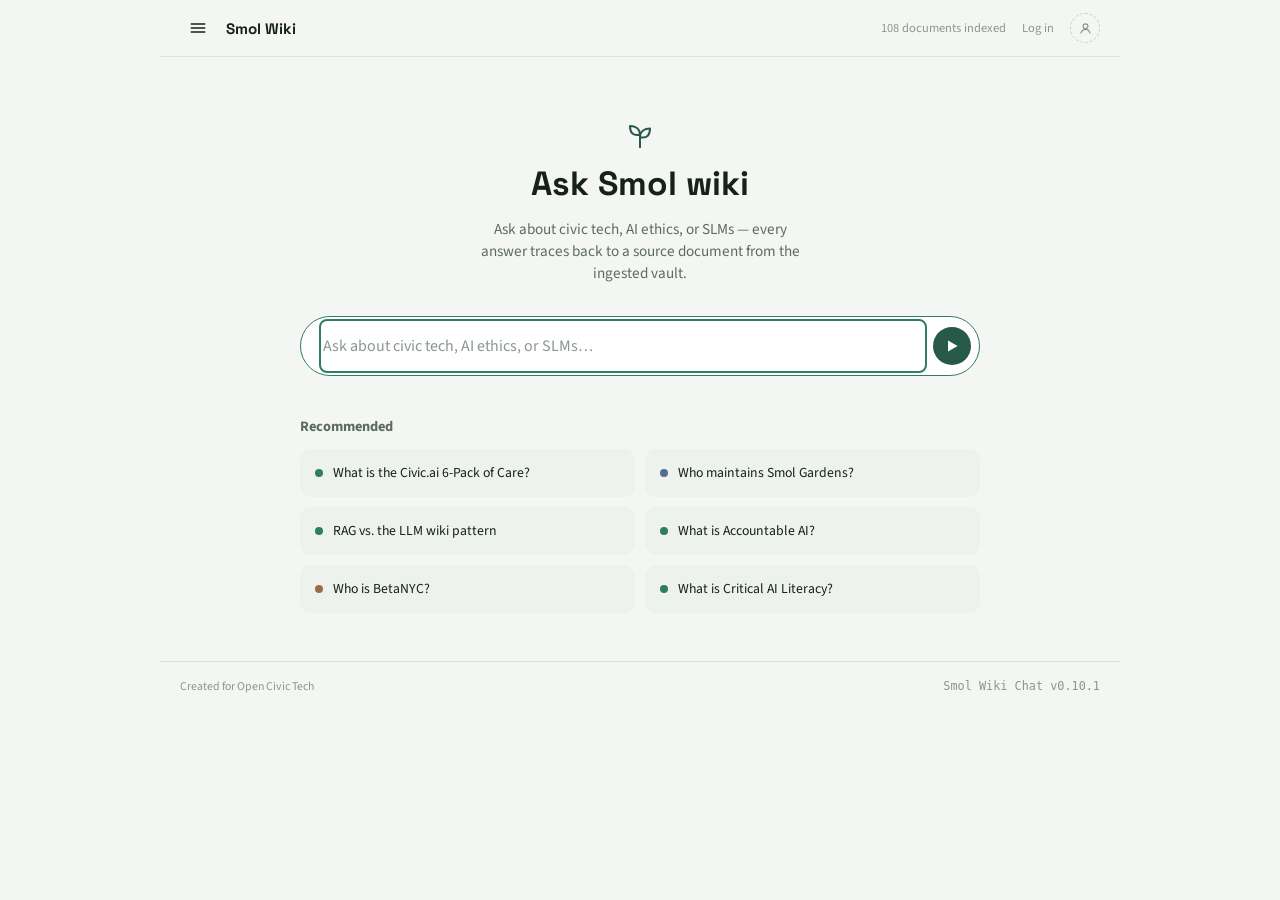
<file: index.html>
<!DOCTYPE html>
<!-- ============================================================
     Smol Wiki — Search / Retrieve / View Article (MVP1)
     Files: index.html + research.css + research.js + data/wiki-index.js
     Ingest is explicitly out of scope for MVP1. See spec/PHASE1_PLAN.md.
     ============================================================ -->
<html lang="en">
<head>
    <meta charset="UTF-8">
    <meta name="viewport" content="width=device-width, initial-scale=1.0">
    <title>Smol Wiki</title>
    <link rel="preconnect" href="https://fonts.googleapis.com">
    <link rel="preconnect" href="https://fonts.gstatic.com" crossorigin>
    <link href="https://fonts.googleapis.com/css2?family=Source+Sans+3:ital,wght@0,400;0,600;0,700;1,400&family=Space+Grotesk:wght@700&display=swap" rel="stylesheet">
    <link rel="stylesheet" href="research.css">
</head>
<body>
    <div id="research-app" data-screen="search">
        <div class="rw-shell">
            <header class="rw-topbar">
                <div class="rw-topbar-left">
                    <button class="rw-icon-btn" id="rw-menu-btn" aria-label="Menu" title="Menu" type="button">
                        <svg width="18" height="18" viewBox="0 0 20 20" fill="none" stroke="currentColor" stroke-width="1.6" stroke-linecap="round"><line x1="2.5" y1="5.5" x2="17.5" y2="5.5"/><line x1="2.5" y1="10" x2="17.5" y2="10"/><line x1="2.5" y1="14.5" x2="17.5" y2="14.5"/></svg>
                    </button>
                    <div class="rw-menu-dropdown" id="rw-menu-dropdown">
                        <button type="button" class="rw-menu-item" data-menu-action="home">Ask Wiki</button>
                        <button type="button" class="rw-menu-item" data-menu-action="topics">Search Topics</button>
                        <button type="button" class="rw-menu-item" data-menu-action="graph">Graph View</button>
                        <button type="button" class="rw-menu-item" data-menu-action="ingest-log">Ingest Log</button>
                        <div class="rw-menu-divider"></div>
                        <button type="button" class="rw-menu-item" data-menu-action="login" title="Sign in — coming soon">Log in</button>
                    </div>
                    <span class="rw-wordmark">Smol Wiki</span>
                </div>
                <div class="rw-topbar-right">
                    <span class="rw-doc-count" id="rw-doc-count"></span>
                    <button class="rw-topbar-link" id="rw-login-btn" type="button" title="Sign in — coming soon">Log in</button>
                    <button class="rw-avatar" id="rw-avatar" type="button" aria-label="Account — coming soon" title="Account — coming soon">
                        <svg width="15" height="15" viewBox="0 0 20 20" fill="none" stroke="currentColor" stroke-width="1.6" stroke-linecap="round" stroke-linejoin="round"><circle cx="10" cy="7" r="3.2"/><path d="M4 16.2c1-3.2 3.8-5 6-5s5 1.8 6 5"/></svg>
                    </button>
                </div>
            </header>

            <main>
                <!-- ===== topics (browse by tag) screen ===== -->
                <section class="rw-screen rw-screen-topics">
                    <div class="rw-article-subbar">
                        <button class="rw-back" id="rw-topics-back" type="button">
                            <svg width="16" height="16" viewBox="0 0 20 20" fill="none" stroke="currentColor" stroke-width="1.8" stroke-linecap="round" stroke-linejoin="round"><path d="M12.5 4.5L6 10l6.5 5.5"/></svg>
                            Back
                        </button>
                    </div>

                    <div class="rw-topics-col">
                        <div class="rw-topics-search">
                            <svg width="16" height="16" viewBox="0 0 20 20" fill="none" stroke="currentColor" stroke-width="1.8" stroke-linecap="round" stroke-linejoin="round"><circle cx="9" cy="9" r="6"/><line x1="13.5" y1="13.5" x2="17" y2="17"/></svg>
                            <input id="rw-topics-search-input" type="text" placeholder="Search topics, tags, or keywords…" />
                        </div>

                        <div class="rw-topic-pills" id="rw-topic-pills"></div>

                        <div class="rw-topic-grid" id="rw-topic-grid"></div>
                    </div>
                </section>

                <!-- ===== ingest log screen ===== -->
                <section class="rw-screen rw-screen-ingest-log">
                    <div class="rw-article-subbar">
                        <button class="rw-back" id="rw-ingest-log-back" type="button">
                            <svg width="16" height="16" viewBox="0 0 20 20" fill="none" stroke="currentColor" stroke-width="1.8" stroke-linecap="round" stroke-linejoin="round"><path d="M12.5 4.5L6 10l6.5 5.5"/></svg>
                            Back
                        </button>
                    </div>

                    <div class="rw-log-col">
                        <h2 class="rw-log-title">Ingest Log</h2>
                        <p class="rw-log-summary" id="rw-log-summary"></p>
                        <div class="rw-log-list" id="rw-log-list"></div>
                    </div>
                </section>

                <!-- ===== search screen ===== -->
                <section class="rw-screen rw-screen-search">
                    <div class="rw-hero">
                        <svg class="rw-hero-icon" width="30" height="30" viewBox="0 0 24 24" fill="none" stroke="currentColor" stroke-width="1.6" stroke-linecap="round" stroke-linejoin="round">
                            <path d="M12 21V11"/>
                            <path d="M12 11C12 6 8 4 4 4c0 5 2 8 8 7Z"/>
                            <path d="M12 13c0-5 4-7 8-7 0 5-2 8-8 7Z"/>
                        </svg>
                        <h1>Ask Smol wiki</h1>
                        <p>Ask about civic tech, AI ethics, or SLMs — every answer traces back to a source document from the ingested vault.</p>
                    </div>

                    <div class="rw-search-wrap">
                        <div class="rw-search-pill">
                            <input id="rw-input" type="text" placeholder="Ask about civic tech, AI ethics, or SLMs…" autocomplete="off" />
                            <button class="rw-clear-input" id="rw-clear-input" aria-label="Clear" type="button" style="display:none">
                                <svg width="14" height="14" viewBox="0 0 20 20" fill="none" stroke="currentColor" stroke-width="1.8" stroke-linecap="round" stroke-linejoin="round"><path d="M5 5l10 10M15 5L5 15"/></svg>
                            </button>
                            <button class="rw-send" id="rw-send" aria-label="Ask" type="button">
                                <svg width="16" height="16" viewBox="0 0 20 20" fill="currentColor"><path d="M5 3l12 7-12 7V3Z"/></svg>
                            </button>
                        </div>
                        <div class="rw-autocomplete" id="rw-autocomplete" style="display:none"></div>
                    </div>
                    <p class="rw-hint" id="rw-hint"></p>

                    <div class="rw-section">
                        <div class="rw-section-label">Recommended</div>
                        <div class="rw-chip-grid" id="rw-try-chips"></div>
                    </div>

                    <div class="rw-section" id="rw-recent-section" style="display:none">
                        <div class="rw-section-label">Recent</div>
                        <div class="rw-chip-grid" id="rw-recent-chips"></div>
                    </div>
                </section>

                <!-- ===== ask (conversational) screen ===== -->
                <section class="rw-screen rw-screen-ask">
                    <div class="rw-article-subbar">
                        <button class="rw-back" id="rw-ask-back" type="button">
                            <svg width="16" height="16" viewBox="0 0 20 20" fill="none" stroke="currentColor" stroke-width="1.8" stroke-linecap="round" stroke-linejoin="round"><path d="M12.5 4.5L6 10l6.5 5.5"/></svg>
                            Back
                        </button>
                        <button class="rw-new-question" id="rw-new-question" type="button">New question</button>
                    </div>

                    <div class="rw-ask-layout rw-split-layout" id="rw-ask-layout">
                        <div class="rw-ask-col">
                            <div class="rw-q-bubble-row">
                                <div class="rw-q-bubble" id="rw-ask-question"></div>
                            </div>

                            <button type="button" class="rw-sources-chip" id="rw-ask-sources"></button>

                            <div class="rw-body" id="rw-ask-body"></div>

                            <button type="button" class="rw-continue-reading" id="rw-ask-continue"></button>
                            <div class="rw-suggestion-row" id="rw-ask-followup-topics"></div>

                            <div class="rw-followup">
                                <input id="rw-followup-input" type="text" placeholder="Ask a follow-up…" />
                                <button class="rw-send" id="rw-followup-send" aria-label="Ask follow-up" type="button">
                                    <svg width="16" height="16" viewBox="0 0 20 20" fill="currentColor"><path d="M5 3l12 7-12 7V3Z"/></svg>
                                </button>
                            </div>
                        </div>

                        <div class="rw-pane-backdrop" id="rw-ask-pane-backdrop"></div>
                        <aside class="rw-preview-wrap">
                            <div class="rw-preview" id="rw-ask-preview"></div>
                        </aside>
                    </div>
                </section>

                <!-- ===== related articles screen ===== -->
                <section class="rw-screen rw-screen-results">
                    <div class="rw-results-col">
                        <div class="rw-results-head">
                            <h2 id="rw-results-query"></h2>
                            <button class="rw-new-search" id="rw-related-back" type="button">← Back</button>
                        </div>
                        <p class="rw-results-count" id="rw-results-count"></p>
                        <div id="rw-results-list"></div>
                    </div>
                </section>

                <!-- ===== article screen ===== -->
                <section class="rw-screen rw-screen-article">
                    <div class="rw-article-subbar">
                        <button class="rw-back" id="rw-back" type="button">
                            <svg width="16" height="16" viewBox="0 0 20 20" fill="none" stroke="currentColor" stroke-width="1.8" stroke-linecap="round" stroke-linejoin="round"><path d="M12.5 4.5L6 10l6.5 5.5"/></svg>
                            Back
                        </button>
                    </div>

                    <div class="rw-article-layout rw-split-layout" id="rw-article-layout">
                        <div class="rw-article-col">
                            <div class="rw-article-meta-row" id="rw-article-meta"></div>
                            <h3 id="rw-article-title"></h3>
                            <div class="rw-article-tags" id="rw-article-tags"></div>
                            <div class="rw-article-source" id="rw-article-source" style="display:none"></div>
                            <div class="rw-body" id="rw-article-body"></div>

                            <div class="rw-related-cta-row">
                                <button type="button" class="rw-related-cta" id="rw-view-related">View related articles</button>
                            </div>
                        </div>

                        <div class="rw-pane-backdrop" id="rw-pane-backdrop"></div>
                        <aside class="rw-preview-wrap">
                            <div class="rw-preview" id="rw-preview"></div>
                        </aside>
                    </div>
                </section>

                <!-- ===== graph view screen ===== -->
                <section class="rw-screen rw-screen-graph">
                    <div class="rw-article-subbar">
                        <button class="rw-back" id="rw-graph-back" type="button">
                            <svg width="16" height="16" viewBox="0 0 20 20" fill="none" stroke="currentColor" stroke-width="1.8" stroke-linecap="round" stroke-linejoin="round"><path d="M12.5 4.5L6 10l6.5 5.5"/></svg>
                            Back
                        </button>
                        <div class="rw-graph-legend" id="rw-graph-legend"></div>
                        <div class="rw-graph-controls">
                            <button class="rw-zoom-btn" id="rw-graph-zoom-out" type="button">−</button>
                            <span class="rw-zoom-level" id="rw-graph-zoom-level">100%</span>
                            <button class="rw-zoom-btn" id="rw-graph-zoom-in" type="button">+</button>
                        </div>
                    </div>
                    <canvas id="rw-graph-canvas"></canvas>
                </section>
            </main>

            <footer class="rw-footer">
                <a class="rw-footer-link" href="https://opencivic.tech" target="_blank" rel="noopener noreferrer">Created for Open Civic Tech</a>
                <span class="rw-footer-version" id="rw-footer-version"></span>
            </footer>
        </div>
    </div>

    <script src="data/wiki-index.js"></script>
    <script src="data/ingest-log.js"></script>
    <script src="research.js"></script>
</body>
</html>
</file>
<file: research.css>
/* ============================================================
   Smol Wiki — Search / Retrieve / View Article (MVP1)
   (see spec/DESIGN_STYLE_GUIDE.md, approved 2026-10-10)
   ============================================================ */

html, body{ margin:0; padding:0; }

#research-app{
  --rw-ground:#F4F6F3;
  --rw-surface:#FFFFFF;
  --rw-surface-2:#EEF2EC;
  --rw-ink:#16211C;
  --rw-muted:#5C6B60;
  --rw-muted-2:#8A978E;
  --rw-accent:#27594A;
  --rw-accent-ink:#163A30;
  --rw-accent-soft:#DCE8E1;
  --rw-line:#DCE3DD;
  --rw-line-strong:#C7D1C8;
  --rw-focus:#2E7D64;
  --rw-shadow:rgba(22,33,28,0.10);
  --rw-type-concept:#2E7D64;
  --rw-type-entity:#9C6B3F;
  --rw-type-project:#4E6E8C;
  --rw-type-full-article:#8B5A8C;

  --rw-font-display:"Space Grotesk",ui-sans-serif,system-ui,-apple-system,"Segoe UI",Roboto,Helvetica,Arial,sans-serif;
  --rw-font-body:"Source Sans Pro","Source Sans 3",ui-sans-serif,system-ui,-apple-system,"Segoe UI",Roboto,Helvetica,Arial,sans-serif;
  --rw-font-mono:ui-monospace,"SF Mono","Cascadia Code","Roboto Mono",Menlo,Consolas,monospace;

  display:block; min-height:100vh; background:var(--rw-ground); color:var(--rw-ink);
  font-family:var(--rw-font-body);
  -webkit-font-smoothing:antialiased;
}

@media (prefers-color-scheme: dark){
  #research-app{
    --rw-ground:#10160F; --rw-surface:#171F19; --rw-surface-2:#1D2821;
    --rw-ink:#E8EDE9; --rw-muted:#A9B6AC; --rw-muted-2:#79897F;
    --rw-accent:#74C2A2; --rw-accent-ink:#E2F0EA; --rw-accent-soft:#213A31;
    --rw-line:#283530; --rw-line-strong:#374A41; --rw-focus:#74C2A2;
    --rw-shadow:rgba(0,0,0,0.45);
    --rw-type-concept:#74C2A2; --rw-type-entity:#D1A26E; --rw-type-project:#8FB2D6; --rw-type-full-article:#C295C3;
  }
}

#research-app *{ box-sizing:border-box; }
#research-app h1, #research-app h2, #research-app h3, #research-app h4{
  margin:0; font-family:var(--rw-font-display); font-weight:700; text-wrap:balance;
}
#research-app p{ margin:0; }
#research-app button{ font-family:inherit; }
#research-app :focus-visible{ outline:2px solid var(--rw-focus); outline-offset:2px; border-radius:4px; }

@media (prefers-reduced-motion: reduce){
  #research-app *{ transition:none !important; animation:none !important; }
}

.rw-shell{ max-width:960px; margin:0 auto; min-height:100%; display:flex; flex-direction:column; }

/* ---------- top bar ---------- */
.rw-topbar{
  display:flex; align-items:center; justify-content:space-between;
  padding:10px 20px; border-bottom:1px solid var(--rw-line);
}
.rw-topbar-left{ display:flex; align-items:center; gap:10px; position:relative; }
.rw-topbar-right{ display:flex; align-items:center; gap:16px; }
.rw-wordmark{ font-family:var(--rw-font-display); font-weight:700; font-size:0.95rem; }
.rw-doc-count{ font-size:0.78rem; color:var(--rw-muted-2); font-variant-numeric:tabular-nums; }

.rw-icon-btn{
  display:inline-flex; align-items:center; justify-content:center;
  width:36px; height:36px; border-radius:50%; border:none;
  background:transparent; color:var(--rw-ink); cursor:pointer;
}
.rw-icon-btn:hover{ background:var(--rw-surface-2); }

.rw-menu-dropdown{
  display:none; position:absolute; top:calc(100% + 8px); left:0; min-width:180px;
  background:var(--rw-surface); border:1px solid var(--rw-line); border-radius:12px;
  box-shadow:0 8px 24px var(--rw-shadow); padding:6px; z-index:20;
}
.rw-menu-dropdown.open{ display:block; }
.rw-menu-item{
  display:block; width:100%; text-align:left; padding:10px 12px; border:none;
  background:none; border-radius:8px; font-size:0.88rem; color:var(--rw-ink); cursor:pointer;
}
.rw-menu-item:hover{ background:var(--rw-surface-2); }
.rw-menu-divider{ border-top:1px solid var(--rw-line); margin:6px 0; }

.rw-topbar-link{
  border:none; background:none; padding:0; font:inherit; cursor:pointer;
  font-size:0.78rem; color:var(--rw-muted-2); text-decoration:none;
}
.rw-topbar-link:hover{ color:var(--rw-muted); text-decoration:underline; text-decoration-color:var(--rw-line-strong); }

.rw-avatar{
  display:inline-flex; align-items:center; justify-content:center;
  width:30px; height:30px; border-radius:50%; cursor:default;
  background:transparent; border:1.5px dashed var(--rw-line-strong); color:var(--rw-muted-2);
}
.rw-avatar:hover{ color:var(--rw-muted); border-color:var(--rw-muted-2); }

@media (max-width:480px){
  .rw-doc-count, .rw-topbar-link{ display:none; }
}

/* ---------- footer ---------- */
.rw-footer{
  display:flex; align-items:center; justify-content:space-between; gap:12px;
  padding:16px 20px; border-top:1px solid var(--rw-line);
  font-size:0.74rem; color:var(--rw-muted-2);
}
.rw-footer-link{ color:inherit; text-decoration:none; }
.rw-footer-link:hover{ color:var(--rw-muted); text-decoration:underline; text-decoration-color:var(--rw-line-strong); }
.rw-footer-version{ font-family:var(--rw-font-mono); font-variant-numeric:tabular-nums; }

.rw-screen{ display:none; }
#research-app[data-screen="topics"] .rw-screen-topics{ display:block; }
#research-app[data-screen="ingest-log"] .rw-screen-ingest-log{ display:block; }
#research-app[data-screen="search"] .rw-screen-search{ display:block; }
#research-app[data-screen="ask"] .rw-screen-ask{ display:block; }
#research-app[data-screen="related"] .rw-screen-results{ display:block; }
#research-app[data-screen="article"] .rw-screen-article{ display:block; }
#research-app[data-screen="graph"] .rw-screen-graph{ display:flex; }

/* ---------- topics (browse by tag) screen ---------- */
.rw-screen-topics{ padding:8px 20px 0; }
.rw-topics-col{ max-width:960px; margin:0 auto; width:100%; padding-bottom:48px; }

.rw-topics-search{
  display:flex; align-items:center; gap:10px;
  background:var(--rw-surface-2); border:1.5px solid transparent; border-radius:999px;
  padding:12px 18px; margin-bottom:20px; transition:border-color 120ms ease;
}
.rw-topics-search:focus-within{ border-color:var(--rw-focus); background:var(--rw-surface); }
.rw-topics-search svg{ flex:none; color:var(--rw-muted-2); }
.rw-topics-search input{
  flex:1; border:none; background:transparent; outline:none; color:var(--rw-ink);
  font-size:0.92rem; font-family:var(--rw-font-body);
}
.rw-topics-search input::placeholder{ color:var(--rw-muted-2); }

.rw-topic-pills{ display:flex; flex-wrap:wrap; gap:8px; margin-bottom:28px; }
.rw-topic-pill{
  padding:9px 16px; border-radius:999px; border:1px solid var(--rw-line);
  background:var(--rw-surface); color:var(--rw-muted); font-size:0.82rem; cursor:pointer;
}
.rw-topic-pill:hover{ border-color:var(--rw-line-strong); color:var(--rw-ink); }
.rw-topic-pill.active{ background:var(--rw-accent); border-color:var(--rw-accent); color:var(--rw-surface); }

.rw-topic-grid{ display:grid; grid-template-columns:repeat(3,1fr); gap:16px; }
.rw-topic-grid .rw-result-card{ margin-bottom:0; height:100%; }
@media (max-width:860px){ .rw-topic-grid{ grid-template-columns:repeat(2,1fr); } }
@media (max-width:560px){ .rw-topic-grid{ grid-template-columns:1fr; } }
.rw-topic-grid .rw-empty{ grid-column:1 / -1; }

/* ---------- ingest log screen ---------- */
.rw-screen-ingest-log{ padding:20px 20px 48px; }
.rw-log-col{ max-width:680px; margin:0 auto; width:100%; }
.rw-log-title{ font-size:1.4rem; margin-bottom:6px; }
.rw-log-summary{ font-size:0.85rem; color:var(--rw-muted); margin-bottom:24px; }
.rw-log-list{ display:flex; flex-direction:column; gap:10px; }

.rw-log-entry{ background:var(--rw-surface); border:1px solid var(--rw-line); border-radius:12px; overflow:hidden; }
.rw-log-entry-head{
  display:flex; align-items:center; gap:10px; width:100%; padding:14px 18px;
  background:none; border:none; cursor:pointer; text-align:left; font:inherit; color:inherit;
}
.rw-log-entry-head:hover{ background:var(--rw-surface-2); }
.rw-log-date{ font-family:var(--rw-font-mono); font-size:0.85rem; font-weight:600; }
.rw-log-count{ font-size:0.8rem; color:var(--rw-muted); flex:1; }
.rw-log-chevron{ flex:none; color:var(--rw-muted-2); transition:transform 150ms ease; }
.rw-log-entry.open .rw-log-chevron{ transform:rotate(90deg); }

.rw-log-entry-body{ display:none; padding:0 18px 14px; }
.rw-log-entry.open .rw-log-entry-body{ display:block; }
.rw-log-article{ font-size:0.86rem; color:var(--rw-ink); padding:8px 0; border-top:1px solid var(--rw-line); }
.rw-log-article:first-child{ border-top:none; }

/* ---------- search screen ---------- */
.rw-screen-search{ padding:64px 20px 48px; }
.rw-hero{ display:flex; flex-direction:column; align-items:center; gap:14px; text-align:center; }
.rw-hero-icon{ color:var(--rw-accent); }
.rw-hero h1{ font-size:2.1rem; line-height:1.15; max-width:16ch; }
.rw-hero p{ color:var(--rw-muted); font-size:0.95rem; max-width:42ch; }

.rw-search-wrap{ position:relative; margin:32px auto 0; max-width:680px; }
.rw-search-pill{
  display:flex; align-items:center; gap:10px;
  background:var(--rw-surface-2); border:1.5px solid transparent; border-radius:999px;
  padding:6px 8px 6px 22px; transition:border-color 120ms ease;
}
.rw-search-pill:focus-within{ border-color:var(--rw-focus); background:var(--rw-surface); }
.rw-search-pill input{
  flex:1; border:none; background:transparent; outline:none; color:var(--rw-ink);
  font-size:1rem; font-family:var(--rw-font-body); padding:12px 0;
}
.rw-search-pill input::placeholder{ color:var(--rw-muted-2); }
.rw-clear-input{
  width:28px; height:28px; flex:none; border-radius:50%; border:none;
  background:transparent; color:var(--rw-muted); cursor:pointer;
  display:flex; align-items:center; justify-content:center;
}
.rw-clear-input:hover{ color:var(--rw-ink); }
.rw-send{
  width:38px; height:38px; flex:none; border-radius:50%; border:none;
  background:var(--rw-accent); color:var(--rw-surface); cursor:pointer;
  display:flex; align-items:center; justify-content:center;
}
.rw-send:hover{ background:var(--rw-accent-ink); }

.rw-autocomplete{
  position:absolute; top:calc(100% + 6px); left:0; right:0;
  background:var(--rw-surface); border:1px solid var(--rw-line); border-radius:16px;
  box-shadow:0 8px 24px var(--rw-shadow); overflow:hidden; z-index:20;
}
.rw-autocomplete-item{
  display:flex; align-items:center; gap:10px; width:100%; text-align:left;
  padding:10px 16px; border:none; background:none; cursor:pointer;
  font-size:0.9rem; color:var(--rw-ink); font-family:var(--rw-font-body);
}
.rw-autocomplete-item:hover, .rw-autocomplete-item.active{ background:var(--rw-surface-2); }

.rw-hint{ max-width:680px; margin:10px auto 0; font-size:0.8rem; color:var(--rw-muted-2); text-align:center; }

.rw-section{ max-width:680px; margin:40px auto 0; }
.rw-section-label{ font-weight:700; font-size:0.9rem; margin-bottom:12px; color:var(--rw-muted); }
.rw-chip-grid{ display:grid; grid-template-columns:1fr 1fr; gap:10px; }
@media (max-width:560px){ .rw-chip-grid{ grid-template-columns:1fr; } }
.rw-chip{
  display:flex; align-items:center; gap:10px; width:100%; padding:13px 14px;
  border-radius:11px; font-size:0.86rem; text-align:left; cursor:pointer;
  color:var(--rw-ink); background:var(--rw-surface-2); border:1px solid transparent;
}
.rw-chip:hover{ background:var(--rw-accent-soft); }

.rw-type-dot{ width:8px; height:8px; border-radius:50%; flex:none; }
.rw-type-dot.concept{ background:var(--rw-type-concept); }
.rw-type-dot.entity{ background:var(--rw-type-entity); }
.rw-type-dot.project{ background:var(--rw-type-project); }
.rw-type-dot.full-article{ background:var(--rw-type-full-article); }

.rw-chip.recent{ background:var(--rw-surface); border-color:var(--rw-line); }
.rw-chip.recent:hover{ background:var(--rw-surface-2); border-color:var(--rw-line-strong); }
.rw-chip.recent .rw-chip-icon{ flex:none; color:var(--rw-muted-2); }
.rw-chip-text{ flex:1; overflow:hidden; text-overflow:ellipsis; white-space:nowrap; }
.rw-chip-dismiss{
  flex:none; display:flex; color:var(--rw-muted-2); border-radius:50%; padding:3px; margin:-3px -3px -3px 0;
}
.rw-chip-dismiss:hover{ color:var(--rw-ink); background:var(--rw-accent-soft); }

/* ---------- results screen ---------- */
.rw-screen-results{ padding:20px 20px 48px; }
.rw-results-col{ max-width:680px; margin:0 auto; }
.rw-results-head{ display:flex; align-items:center; justify-content:space-between; margin-bottom:22px; gap:12px; flex-wrap:wrap; }
.rw-results-head h2{ font-size:1.3rem; }
.rw-new-search{
  border:none; background:none; color:var(--rw-accent-ink); font-size:0.82rem;
  cursor:pointer; text-decoration:underline; text-decoration-color:var(--rw-line-strong);
}
.rw-new-search:hover{ text-decoration-color:var(--rw-accent); }
.rw-results-count{ font-size:0.82rem; color:var(--rw-muted); }

.rw-result-card{
  display:block; width:100%; text-align:left; background:var(--rw-surface);
  border:1px solid var(--rw-line); border-radius:12px; padding:16px 18px;
  cursor:pointer; margin-bottom:10px;
}
.rw-result-card:hover{ border-color:var(--rw-line-strong); }
.rw-result-top{ display:flex; align-items:center; gap:8px; margin-bottom:6px; }
.rw-result-type{
  font-family:var(--rw-font-mono); font-size:0.7rem; color:var(--rw-muted-2); text-transform:lowercase;
}
.rw-result-title{ font-family:var(--rw-font-display); font-size:1.05rem; font-weight:700; margin-bottom:4px; }
.rw-result-snippet{ font-size:0.86rem; color:var(--rw-muted); line-height:1.5; margin-bottom:8px; }
.rw-result-tags{ display:flex; flex-wrap:wrap; gap:6px; }
.rw-tag{ font-size:0.72rem; background:var(--rw-surface-2); color:var(--rw-accent-ink); border-radius:999px; padding:3px 9px; }

.rw-empty{ text-align:center; padding:60px 20px; color:var(--rw-muted); }
.rw-empty strong{ display:block; color:var(--rw-ink); font-family:var(--rw-font-display); font-size:1.1rem; margin-bottom:6px; }
.rw-empty-inline{ font-size:0.92rem; line-height:1.6; color:var(--rw-muted); }

/* ---------- article screen ---------- */
.rw-screen-article{ padding:8px 20px 0; }
.rw-article-subbar{ display:flex; align-items:center; gap:8px; padding:10px 0; }
.rw-back{
  display:inline-flex; align-items:center; gap:6px; border:none; background:none;
  color:var(--rw-muted); font-size:0.85rem; cursor:pointer; padding:6px 4px;
}
.rw-back:hover{ color:var(--rw-ink); }

.rw-article-layout{ display:grid; grid-template-columns:1fr; gap:0; align-items:start; }
.rw-article-col{ max-width:680px; margin:0 auto; width:100%; padding-bottom:80px; }

.rw-article-meta-row{
  font-family:var(--rw-font-mono); font-size:0.74rem; color:var(--rw-muted-2);
  display:flex; flex-wrap:wrap; gap:4px 12px; margin:14px 0 6px;
}
.rw-article-type{ color:var(--rw-accent-ink); text-transform:lowercase; }
.rw-article-col h3{ font-size:1.7rem; line-height:1.2; margin-bottom:14px; }
.rw-article-tags{ display:flex; flex-wrap:wrap; gap:6px; margin-bottom:24px; }

.rw-article-source{
  display:flex; align-items:center; gap:10px; flex-wrap:wrap;
  padding:12px 16px; margin-bottom:24px; border-radius:10px;
  background:var(--rw-surface-2); font-size:0.86rem;
}
.rw-article-source-link{ color:var(--rw-accent-ink); font-weight:600; text-decoration:none; }
.rw-article-source-link:hover{ text-decoration:underline; }
.rw-article-source-author{ color:var(--rw-muted); }

.rw-body h2, .rw-body h3, .rw-body h4{ font-family:var(--rw-font-body); font-weight:700; }
.rw-body h2{ font-size:1.15rem; margin:1.7em 0 0.5em; }
.rw-body h3{ font-size:1.08rem; margin:1.5em 0 0.5em; }
.rw-body h4{ font-size:1rem; margin:1.3em 0 0.4em; }
.rw-body h2:first-child, .rw-body h3:first-child, .rw-body h4:first-child{ margin-top:0; }
.rw-body p{ font-size:0.95rem; line-height:1.65; margin-bottom:1.65em; }
.rw-body ul, .rw-body ol{ margin:0 0 1.65em; padding-left:22px; display:flex; flex-direction:column; gap:0.5em; }
.rw-body li{ font-size:0.95rem; line-height:1.6; }

.rw-related-cta-row{ margin-top:8px; padding-bottom:48px; }
.rw-related-cta{
  padding:11px 20px; border-radius:10px; border:1px solid var(--rw-line-strong);
  background:var(--rw-surface); color:var(--rw-ink); font-size:0.85rem; font-weight:600;
  cursor:pointer;
}
.rw-related-cta:hover{ border-color:var(--rw-accent); color:var(--rw-accent-ink); }

.wikilink{
  appearance:none; background:none; border:none; padding:1px 3px; margin:0 -3px;
  color:var(--rw-accent-ink); text-decoration:underline; text-decoration-color:var(--rw-line-strong);
  text-underline-offset:2px; cursor:pointer; font:inherit; border-radius:4px;
}
.wikilink:hover{ text-decoration-color:var(--rw-accent); background:var(--rw-accent-soft); }
.wikilink-unresolved{
  color:var(--rw-muted); text-decoration:underline; text-decoration-style:dashed;
  text-decoration-color:var(--rw-line-strong); text-underline-offset:2px;
}

/* ---------- preview split-pane ---------- */
.rw-pane-backdrop{ display:none; }
.rw-preview-wrap{ display:none; }

@media (min-width:860px){
  .rw-split-layout.pane-open{ grid-template-columns:minmax(0,1fr) 320px; gap:28px; }
  .rw-split-layout.pane-open .rw-article-col,
  .rw-split-layout.pane-open .rw-ask-col{ margin:0; }
  .rw-split-layout.pane-open .rw-preview-wrap{ display:block; position:sticky; top:16px; }
}
@media (max-width:859px){
  .rw-split-layout.pane-open .rw-pane-backdrop{
    display:block; position:fixed; inset:0; background:rgba(16,22,15,0.35); z-index:10;
  }
  .rw-split-layout.pane-open .rw-preview-wrap{
    display:block; position:fixed; top:0; right:0; bottom:0; width:min(86vw,360px);
    z-index:11; overflow-y:auto; box-shadow:-12px 0 32px var(--rw-shadow);
  }
}

/* ---------- ask (conversational) screen ---------- */
.rw-screen-ask{ padding:8px 20px 0; }
.rw-ask-layout{ display:grid; grid-template-columns:1fr; gap:0; align-items:start; }
.rw-ask-col{ max-width:680px; margin:0 auto; width:100%; padding-bottom:32px; }

.rw-new-question{
  margin-left:auto; border:none; background:none; color:var(--rw-muted); font-size:0.85rem;
  cursor:pointer; padding:6px 4px;
}
.rw-new-question:hover{ color:var(--rw-ink); }

.rw-q-bubble-row{ display:flex; justify-content:flex-end; margin:10px 0 16px; }
.rw-q-bubble{
  background:var(--rw-surface-2); color:var(--rw-ink); border-radius:16px;
  padding:10px 16px; font-size:0.92rem; line-height:1.45; max-width:80%;
}

.rw-sources-chip{
  display:flex; align-items:center; gap:10px; width:100%; margin-bottom:22px;
  padding:10px 14px; border-radius:11px; font-size:0.82rem; text-align:left; cursor:pointer;
  color:var(--rw-muted); background:var(--rw-surface-2); border:1px solid transparent;
}
.rw-sources-chip:hover{ background:var(--rw-accent-soft); color:var(--rw-ink); }
.rw-sources-chip .rw-dot-stack{ display:flex; flex:none; }
.rw-sources-chip .rw-dot-stack .rw-type-dot{
  width:10px; height:10px; margin-left:-4px; border:1.5px solid var(--rw-surface-2);
}
.rw-sources-chip .rw-dot-stack .rw-type-dot:first-child{ margin-left:0; }
.rw-sources-chip-chevron{ margin-left:auto; flex:none; color:var(--rw-muted-2); }

.rw-continue-reading{
  display:inline-block; margin:2px 0 22px; padding:0; border:none; background:none;
  color:var(--rw-accent-ink); font-size:0.88rem; font-weight:600; cursor:pointer;
  text-decoration:underline; text-decoration-color:var(--rw-line-strong); text-underline-offset:3px;
}
.rw-continue-reading:hover{ text-decoration-color:var(--rw-accent); }
.rw-continue-reading:empty{ display:none; }

.rw-suggestion-row{ display:flex; flex-wrap:wrap; gap:8px; margin:0 0 26px; }
.rw-suggestion-row:empty{ display:none; }
.rw-suggestion-chip{
  padding:9px 15px; border-radius:999px; border:1px solid var(--rw-line);
  background:var(--rw-surface); color:var(--rw-accent-ink); font-size:0.82rem;
  cursor:pointer;
}
.rw-suggestion-chip:hover{ background:var(--rw-accent-soft); border-color:var(--rw-accent-soft); }

.rw-followup{
  margin:28px auto 0; max-width:680px; display:flex; align-items:center; gap:10px;
  background:var(--rw-surface-2); border:1.5px solid transparent; border-radius:999px;
  padding:4px 6px 4px 18px; transition:border-color 120ms ease;
}
.rw-followup:focus-within{ border-color:var(--rw-focus); background:var(--rw-surface); }
.rw-followup input{
  flex:1; border:none; background:transparent; outline:none; color:var(--rw-ink);
  font-size:0.92rem; font-family:var(--rw-font-body); padding:10px 0;
}
.rw-followup input::placeholder{ color:var(--rw-muted-2); }

.rw-preview{ background:var(--rw-surface); border:1px solid var(--rw-line); border-radius:14px; padding:20px; }
.rw-preview-head{ display:flex; align-items:center; justify-content:space-between; margin-bottom:14px; }
.rw-preview-tag{ font-family:var(--rw-font-mono); font-size:0.7rem; color:var(--rw-muted); }
.rw-preview-close{ background:none; border:none; color:var(--rw-muted); cursor:pointer; padding:4px; display:flex; }
.rw-preview-close:hover{ color:var(--rw-ink); }
.rw-preview h4{ font-size:1.2rem; margin-bottom:8px; }
.rw-preview-meta{
  font-family:var(--rw-font-mono); font-size:0.7rem; color:var(--rw-muted-2);
  margin-bottom:14px; line-height:1.6;
}
.rw-preview-snippet{ font-size:0.85rem; line-height:1.6; color:var(--rw-ink); margin-bottom:18px; }
.rw-preview-open{
  width:100%; padding:11px; border-radius:10px; border:1px solid var(--rw-line-strong);
  background:var(--rw-surface); color:var(--rw-ink); font-size:0.85rem; font-weight:600;
  cursor:pointer; text-align:center;
}
.rw-preview-open:hover{ border-color:var(--rw-accent); color:var(--rw-accent-ink); }

/* Thinking/Loading Animation */
.rw-thinking{
  display:flex; align-items:center; gap:4px; color:var(--rw-muted);
  font-size:1rem; line-height:1.5;
}

.rw-dot{
  display:inline-block; width:6px; height:6px; border-radius:50%;
  background-color:var(--rw-muted);
  animation:rw-dot-blink 1.4s infinite;
}
.rw-dot:nth-child(2){ animation-delay:0.2s; }
.rw-dot:nth-child(3){ animation-delay:0.4s; }

@keyframes rw-dot-blink{
  0%, 60%, 100%{ opacity:0.4; }
  30%{ opacity:1; }
}

/* ---------- graph view screen ---------- */
.rw-screen-graph{
  flex-direction:column; padding:0; height:100vh;
}

.rw-screen-graph .rw-article-subbar{
  display:flex; align-items:center; justify-content:space-between;
  padding:12px 20px; border-bottom:1px solid var(--rw-line);
  flex:none;
}

#rw-graph-canvas{
  align-self:center; margin-top:24px; background:var(--rw-ground);
  cursor:grab; display:block;
}

#rw-graph-canvas.panning{ cursor:grabbing; }

.rw-graph-legend{
  display:flex; gap:12px; align-items:center; flex-wrap:wrap; padding:0;
}

.rw-graph-legend-item{
  display:flex; gap:6px; align-items:center; font-size:0.85rem; color:var(--rw-muted);
}

.rw-graph-legend-dot{
  width:8px; height:8px; border-radius:50%; flex:none; background:#58544e;
}

.rw-graph-controls{
  display:flex; gap:8px; align-items:center;
}

.rw-zoom-btn{
  background:var(--rw-surface); border:1px solid var(--rw-line); color:var(--rw-muted);
  cursor:pointer; padding:6px 12px; border-radius:4px; font-size:0.85rem;
  transition:all 140ms ease;
}

.rw-zoom-btn:hover{ background:var(--rw-ground); color:var(--rw-ink); }

.rw-zoom-level{
  font-size:0.85rem; color:var(--rw-muted); min-width:50px; text-align:center;
}
</file>
